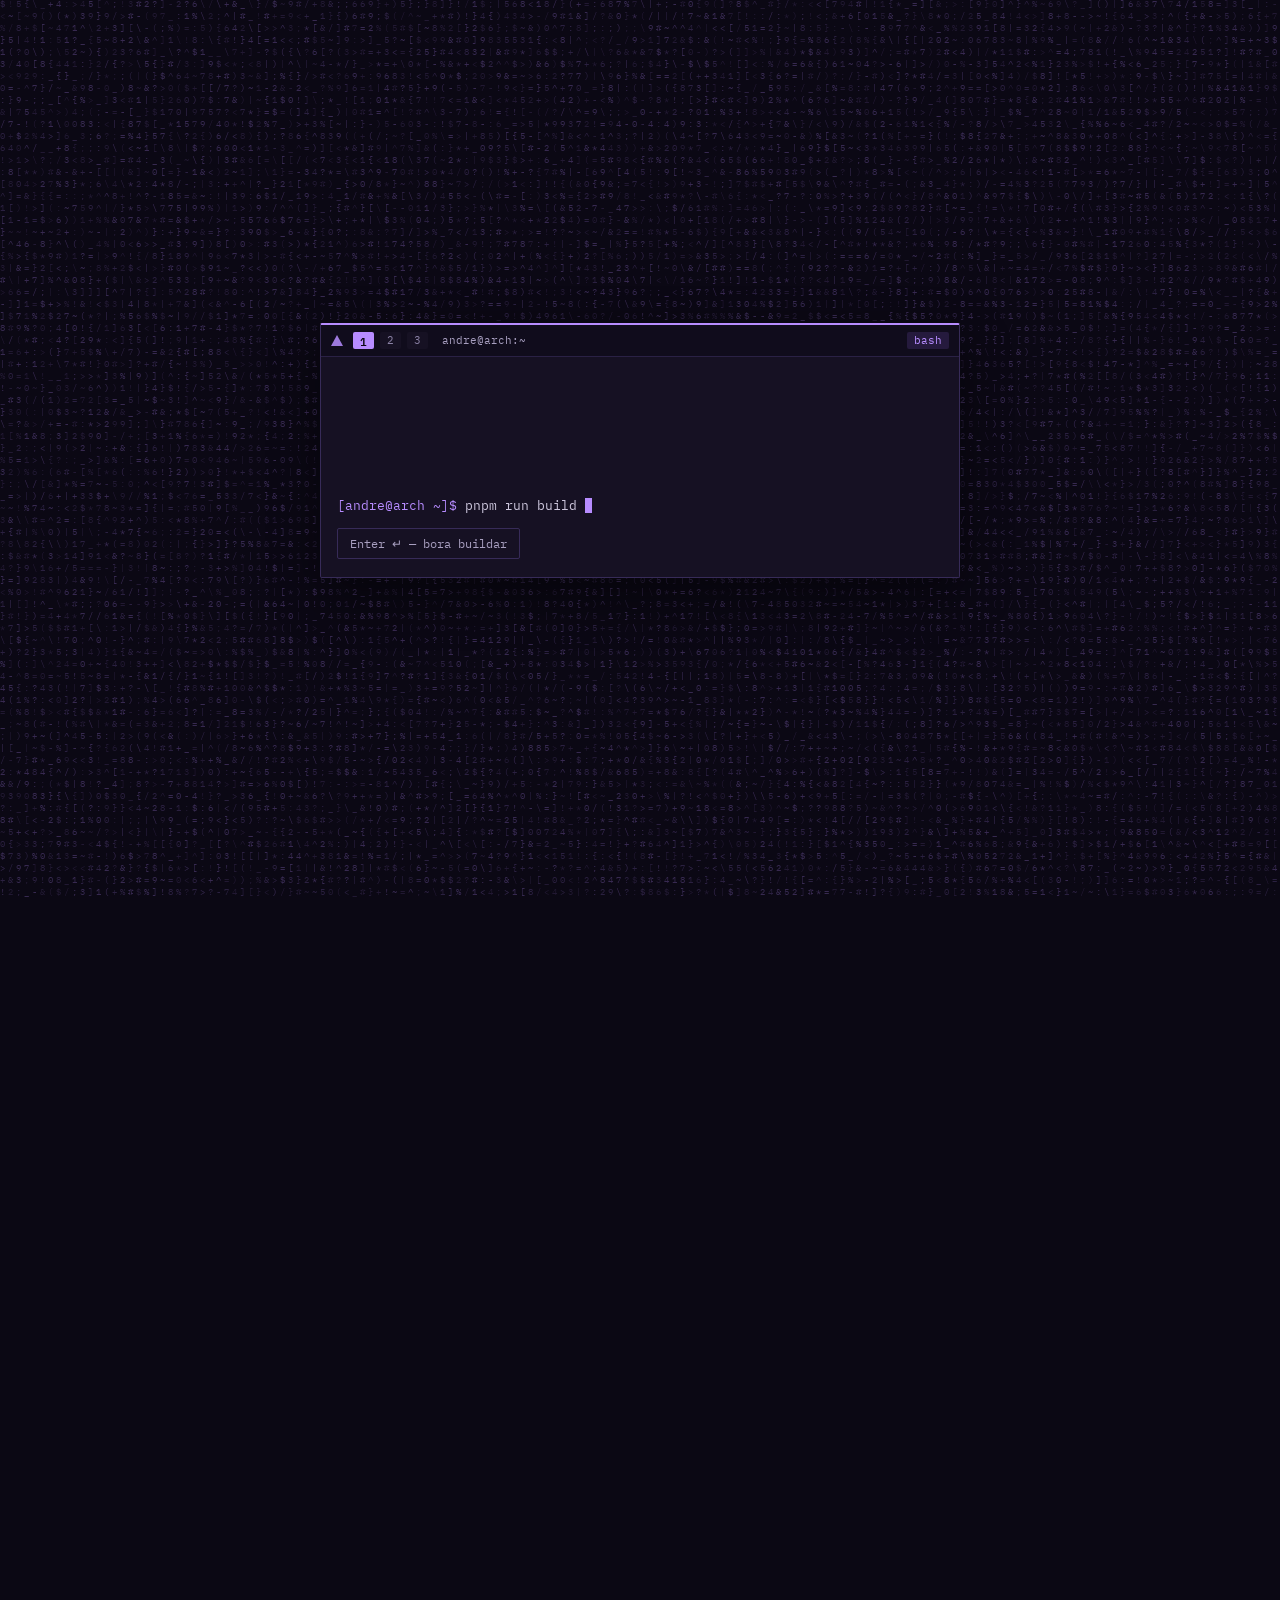
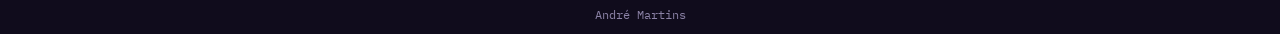
<file: index.html>
<!doctype html>
<html lang="pt-BR">
<head>
<meta charset="utf-8">
<meta name="viewport" content="width=device-width, initial-scale=1">
<title>~/André-Martins</title>
<meta name="description" content="Full-stack que tira sistema do papel e deixa no ar. TaxResearch (300+ empresas) e OkCarro (1.000+ consultas/mês). Freela remoto e vaga híbrida.">
<meta property="og:type" content="website">
<meta property="og:url" content="https://andredev21.github.io/andre-portifolio/">
<meta property="og:title" content="~/André-Martins">
<meta property="og:description" content="Full-stack. TaxResearch (300+ empresas) e OkCarro (1.000+ consultas/mês). Aberto a freela remoto e vaga híbrida.">
<meta property="og:image" content="https://andredev21.github.io/andre-portifolio/og.png">
<meta property="og:image:width" content="1200">
<meta property="og:image:height" content="630">
<meta name="twitter:card" content="summary_large_image">
<meta name="twitter:title" content="~/André-Martins">
<meta name="twitter:description" content="Full-stack. TaxResearch (300+ empresas) e OkCarro (1.000+ consultas/mês).">
<meta name="twitter:image" content="https://andredev21.github.io/andre-portifolio/og.png">
<link rel="icon" href="favicon.svg" type="image/svg+xml">
<link rel="apple-touch-icon" href="apple-touch-icon.png">
<link rel="preconnect" href="https://fonts.googleapis.com">
<link rel="preconnect" href="https://fonts.gstatic.com" crossorigin>
<link href="https://fonts.googleapis.com/css2?family=Space+Grotesk:wght@500;600;700&family=IBM+Plex+Sans:wght@400;500&family=IBM+Plex+Mono:wght@400;500;600&display=swap" rel="stylesheet">
<link rel="stylesheet" href="styles.css?v=3">
<link rel="stylesheet" href="taxresearch-mockup.css?v=2">
</head>
<body>
<div class="grid-bg" aria-hidden="true"></div>

<div class="loader" id="boot" aria-hidden="false">
  <div class="ascii-bg" id="boot-ascii"></div>
  <div class="boot-terminal">
    <div class="boot-bar">
      <span class="boot-logo" aria-hidden="true"></span>
      <span class="boot-ws is-active">1</span>
      <span class="boot-ws">2</span>
      <span class="boot-ws">3</span>
      <span class="boot-title">andre@arch:~</span>
      <span class="boot-status">bash</span>
    </div>
    <div class="boot-body">
      <div class="boot-log" id="boot-log"></div>
      <div class="boot-input-line">
        <span class="boot-prompt">[andre@arch ~]$</span>
        <span class="boot-cmd" id="boot-cmd"></span>
        <span class="boot-cursor" id="boot-cursor"></span>
      </div>
      <button type="button" class="boot-hint" id="boot-hint">Enter ↵ — bora buildar isso</button>
    </div>
  </div>
</div>

<a id="top"></a>
<header class="header" id="header"></header>

<main>
  <section class="hero" id="hero"></section>
  <section class="work" id="work"></section>
  <section class="about" id="about"></section>
  <section class="contact" id="contact"></section>
</main>

<footer class="footer" id="footer"></footer>

<script src="data.js?v=5"></script>
<script src="taxresearch-mockup.js?v=2"></script>
<script src="ascii-art.js"></script>
<script src="ascii-photo.js"></script>
<script src="main.js?v=2"></script>
</body>
</html>
</file>
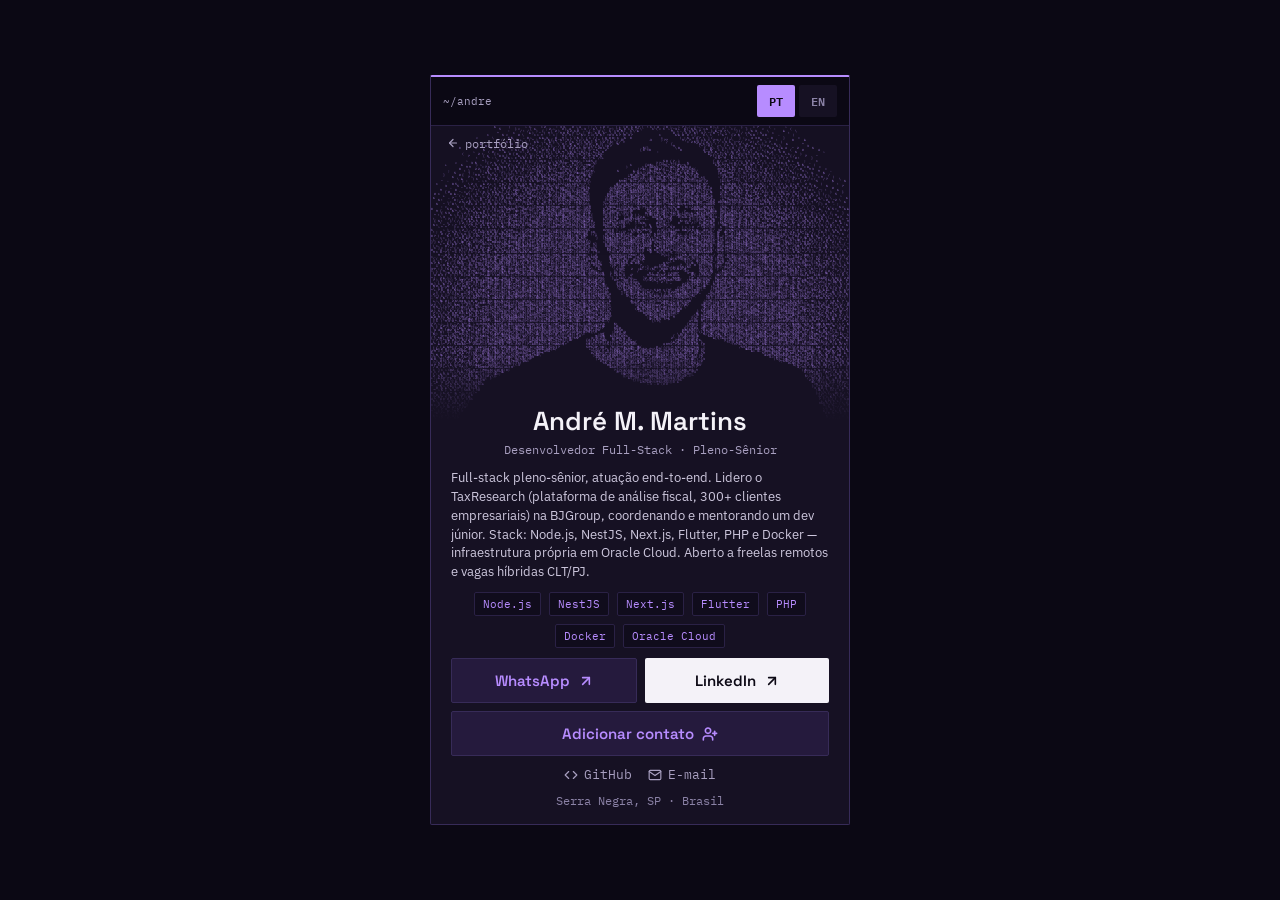
<file: contacts/index.html>
<!doctype html>
<html lang="pt-BR">
<head>
<meta charset="utf-8">
<meta name="viewport" content="width=device-width, initial-scale=1">
<title>André M. Martins — Cartão de Contato</title>
<meta name="description" content="Full-stack pleno-sênior — Node.js, NestJS, Next.js, Flutter, PHP, Docker, Oracle Cloud.">
<meta property="og:title" content="André M. Martins — Full-Stack Developer">
<meta property="og:description" content="Full-stack. TaxResearch (300+ empresas) e OkCarro (1.000+ consultas/mês). Aberto a freelas remotos e vagas híbridas CLT/PJ.">
<meta property="og:image" content="https://andredev21.github.io/andre-portifolio/og.png">
<meta property="og:type" content="profile">
<link rel="icon" href="../favicon.svg" type="image/svg+xml">
<link rel="preconnect" href="https://fonts.googleapis.com">
<link rel="preconnect" href="https://fonts.gstatic.com" crossorigin>
<link href="https://fonts.googleapis.com/css2?family=Space+Grotesk:wght@500;600;700&family=IBM+Plex+Sans:wght@400;500&family=IBM+Plex+Mono:wght@400;500;600&display=swap" rel="stylesheet">
<style>
  :root {
    --bg: #0b0814;
    --bg-2: #100c1c;
    --surface: #161123;
    --border: #2a2145;
    --border-2: #372b58;
    --text: #f4f2f8;
    --body: #cdc7dd;
    --muted: #a89fc0;
    --dim: #8b82a6;
    --accent: #b78cff;
    --accent-dim: #251a3d;
    --radius: 2px;
  }
  * { box-sizing: border-box; }
  html, body { margin: 0; padding: 0; background: var(--bg); height: 100%; overflow: hidden; }
  html { -webkit-text-size-adjust: 100%; text-size-adjust: 100%; }
  :focus-visible { outline: 2px solid var(--accent); outline-offset: 2px; }
  body {
    font-family: 'IBM Plex Sans', sans-serif;
    display: flex;
    justify-content: center;
    align-items: center;
    height: 100dvh;
    padding: 12px;
  }
  .card {
    width: 100%;
    max-width: 420px;
    min-width: 0;
    max-height: calc(100dvh - 24px);
    background: var(--surface);
    border: 1px solid var(--border-2);
    border-top: 2px solid var(--accent);
    border-radius: var(--radius);
    overflow: hidden;
    display: flex;
    flex-direction: column;
  }
  .card-bar {
    display: flex;
    align-items: center;
    gap: 8px;
    padding: 8px 12px;
    background: var(--bg);
    border-bottom: 1px solid var(--border);
    font-family: 'IBM Plex Mono', monospace;
    font-size: 11px;
  }
  .card-path { color: var(--muted); }
  .lang-toggle {
    margin-left: auto;
    display: flex;
    gap: 4px;
  }
  .lang-toggle button {
    padding: 6px 12px;
    min-height: 32px;
    border-radius: var(--radius);
    font-family: 'IBM Plex Mono', monospace;
    font-size: 12px;
    font-weight: 600;
    cursor: pointer;
    border: none;
    background: var(--surface);
    color: var(--dim);
  }
  .lang-toggle button.active {
    background: var(--accent);
    color: var(--bg);
  }
  .card-body {
    flex: 1;
    min-height: 0;
    padding: 0 20px 16px;
    display: flex;
    flex-direction: column;
    gap: 10px;
  }
  .portrait {
    position: relative;
    flex: 0 0 auto;
    width: calc(100% + 40px);
    margin: 0 -20px;
    overflow: hidden;
    min-width: 0;
    min-height: 120px;
  }
  .back-link {
    position: absolute;
    top: 10px;
    left: 16px;
    z-index: 2;
    font-family: 'IBM Plex Mono', monospace;
    font-size: 12px;
    color: var(--muted);
    text-decoration: none;
    display: inline-flex;
    align-items: center;
    gap: 6px;
  }
  .back-link:hover { color: var(--accent); }
  .card-ascii {
    position: absolute;
    top: 0;
    left: 0;
    margin: 0;
    width: max-content;
    max-width: none;
    overflow: visible;
    font-family: 'IBM Plex Mono', ui-monospace, Menlo, Consolas, monospace;
    font-size: 16px;
    line-height: 0.75;
    letter-spacing: 0;
    color: var(--accent);
    opacity: .92;
    white-space: pre;
    user-select: none;
    text-align: left;
    transform-origin: top left;
    -webkit-text-size-adjust: 100%;
    text-size-adjust: 100%;
  }
  .name-block {
    position: absolute;
    left: 0;
    right: 0;
    bottom: 0;
    z-index: 1;
    text-align: center;
    display: flex;
    flex-direction: column;
    gap: 4px;
    padding: 48px 16px 2px;
    background: linear-gradient(to bottom, transparent 0%, var(--surface) 62%);
  }
  .name-block h1 {
    margin: 0;
    font-family: 'Space Grotesk', sans-serif;
    font-size: 26px;
    font-weight: 600;
    color: var(--text);
  }
  .name-block p {
    margin: 0;
    font-family: 'IBM Plex Mono', monospace;
    font-size: 12px;
    color: var(--muted);
  }
  .card-rest {
    display: flex;
    flex-direction: column;
    gap: 10px;
    flex-shrink: 0;
  }
  .bio {
    margin: 0;
    font-size: 13px;
    line-height: 1.45;
    color: var(--body);
    text-align: left;
  }
  .chips {
    display: flex;
    flex-wrap: wrap;
    gap: 8px;
    justify-content: center;
  }
  .chip {
    font-family: 'IBM Plex Mono', monospace;
    font-size: 11px;
    color: var(--accent);
    background: var(--bg-2);
    border: 1px solid var(--border);
    border-radius: var(--radius);
    padding: 4px 8px;
  }
  .ctas {
    display: flex;
    flex-direction: column;
    gap: 8px;
    width: 100%;
  }
  .cta-row {
    display: flex;
    gap: 8px;
    width: 100%;
  }
  .cta {
    display: flex;
    align-items: center;
    justify-content: center;
    gap: 8px;
    width: 100%;
    padding: 12px 14px;
    border-radius: var(--radius);
    font-family: 'Space Grotesk', sans-serif;
    font-weight: 600;
    font-size: 15px;
    text-decoration: none;
  }
  .cta-row .cta {
    flex: 1;
    min-width: 0;
  }
  .cta:hover { opacity: .88; }
  .cta-linkedin {
    background: var(--text);
    color: var(--bg);
  }
  .cta-whatsapp {
    background: var(--accent-dim);
    color: var(--accent);
    border: 1px solid var(--border-2);
  }
  .cta-vcf {
    background: var(--accent-dim);
    color: var(--accent);
    border: 1px solid var(--border-2);
  }
  .secondary {
    display: flex;
    gap: 16px;
    justify-content: center;
    align-items: center;
    flex-wrap: wrap;
  }
  .secondary a {
    display: flex;
    align-items: center;
    gap: 6px;
    color: var(--muted);
    font-family: 'IBM Plex Mono', monospace;
    font-size: 13px;
    text-decoration: none;
  }
  .secondary a:hover { color: var(--accent); }
  .location {
    margin: 0;
    text-align: center;
    font-family: 'IBM Plex Mono', monospace;
    font-size: 12px;
    color: var(--dim);
  }
  [data-i18n][hidden] { display: none; }
</style>
</head>
<body>
<main class="card">
  <div class="card-bar">
    <span class="card-path">~/andre</span>
    <div class="lang-toggle" role="group" aria-label="Idioma / Language">
      <button type="button" id="btn-pt" aria-pressed="true">PT</button>
      <button type="button" id="btn-en" aria-pressed="false">EN</button>
    </div>
  </div>

  <div class="card-body">
  <div class="portrait">
  <a class="back-link" href="../">
    <svg width="12" height="12" viewBox="0 0 24 24" fill="none" stroke="currentColor" stroke-width="2.4" stroke-linecap="round" stroke-linejoin="round"><line x1="19" y1="12" x2="5" y2="12"></line><polyline points="12 19 5 12 12 5"></polyline></svg>
    <span data-i18n="pt">portfólio</span><span data-i18n="en" hidden>portfolio</span>
  </a>

  <pre class="card-ascii" id="card-ascii" role="img" aria-label="Retrato de André, formado pelo vazio numa nuvem de caracteres"></pre>

  <div class="name-block">
    <h1>André M. Martins</h1>
    <p>
      <span data-i18n="pt">Desenvolvedor Full-Stack · Pleno-Sênior</span><span data-i18n="en" hidden>Full-Stack Developer · Senior</span>
    </p>
  </div>
  </div>

  <div class="card-rest">
  <p class="bio">
    <span data-i18n="pt">Full-stack pleno-sênior, atuação end-to-end. Lidero o TaxResearch (plataforma de análise fiscal, 300+ clientes empresariais) na BJGroup, coordenando e mentorando um dev júnior. Stack: Node.js, NestJS, Next.js, Flutter, PHP e Docker — infraestrutura própria em Oracle Cloud. Aberto a freelas remotos e vagas híbridas CLT/PJ.</span>
    <span data-i18n="en" hidden>Senior full-stack developer, end-to-end ownership. Leading TaxResearch (fiscal analysis platform, 300+ enterprise clients) at BJGroup, mentoring a junior developer. Stack: Node.js, NestJS, Next.js, Flutter, PHP and Docker — self-managed Oracle Cloud infrastructure. Open to remote freelance work and hybrid CLT/PJ roles.</span>
  </p>

  <div class="chips">
    <span class="chip">Node.js</span>
    <span class="chip">NestJS</span>
    <span class="chip">Next.js</span>
    <span class="chip">Flutter</span>
    <span class="chip">PHP</span>
    <span class="chip">Docker</span>
    <span class="chip">Oracle Cloud</span>
  </div>

  <div class="ctas">
    <div class="cta-row">
      <a class="cta cta-whatsapp" href="https://wa.me/5519999855040?text=Ol%C3%A1%20Andr%C3%A9!%20Vi%20seu%20portf%C3%B3lio." target="_blank" rel="noopener">
        WhatsApp
        <svg width="16" height="16" viewBox="0 0 24 24" fill="none" stroke="currentColor" stroke-width="2.4" stroke-linecap="round" stroke-linejoin="round"><line x1="7" y1="17" x2="17" y2="7"></line><polyline points="7 7 17 7 17 17"></polyline></svg>
      </a>
      <a class="cta cta-linkedin" href="https://www.linkedin.com/in/andre-mattedi-martins/" target="_blank" rel="noopener">
        LinkedIn
        <svg width="16" height="16" viewBox="0 0 24 24" fill="none" stroke="currentColor" stroke-width="2.4" stroke-linecap="round" stroke-linejoin="round"><line x1="7" y1="17" x2="17" y2="7"></line><polyline points="7 7 17 7 17 17"></polyline></svg>
      </a>
    </div>
    <a class="cta cta-vcf" href="andre-martins.vcf" download="andre-martins.vcf" type="text/vcard">
      <span data-i18n="pt">Adicionar contato</span><span data-i18n="en" hidden>Add to contacts</span>
      <svg width="16" height="16" viewBox="0 0 24 24" fill="none" stroke="currentColor" stroke-width="2.4" stroke-linecap="round" stroke-linejoin="round"><path d="M16 21v-2a4 4 0 0 0-4-4H6a4 4 0 0 0-4 4v2"></path><circle cx="9" cy="7" r="4"></circle><line x1="19" y1="8" x2="19" y2="14"></line><line x1="22" y1="11" x2="16" y2="11"></line></svg>
    </a>
  </div>

  <div class="secondary">
    <a href="https://github.com/AndreDev21" target="_blank" rel="noopener">
      <svg width="14" height="14" viewBox="0 0 24 24" fill="none" stroke="currentColor" stroke-width="2" stroke-linecap="round" stroke-linejoin="round"><polyline points="16 18 22 12 16 6"></polyline><polyline points="8 6 2 12 8 18"></polyline></svg>
      GitHub
    </a>
    <a href="mailto:andredev2103@gmail.com">
      <svg width="14" height="14" viewBox="0 0 24 24" fill="none" stroke="currentColor" stroke-width="2" stroke-linecap="round" stroke-linejoin="round"><path d="M22 6a2 2 0 0 0-2-2H4a2 2 0 0 0-2 2v12a2 2 0 0 0 2 2h16a2 2 0 0 0 2-2V6z"></path><polyline points="22,6 12,13 2,6"></polyline></svg>
      <span data-i18n="pt">E-mail</span><span data-i18n="en" hidden>Email</span>
    </a>
  </div>

  <p class="location">
    <span data-i18n="pt">Serra Negra, SP · Brasil</span><span data-i18n="en" hidden>Serra Negra, SP · Brazil</span>
  </p>
  </div>
  </div>

</main>

<script src="../ascii-art.js"></script>
<script src="../ascii-photo.js"></script>
<script>
  (function () {
    var pre = document.getElementById('card-ascii');
    var portrait = document.querySelector('.portrait');
    var rest = document.querySelector('.card-rest');
    var bar = document.querySelector('.card-bar');
    if (pre && portrait && window.AM_ASCII_ART && window.AsciiPhoto) {
      var artLines = window.AM_ASCII_ART.split('\n');
      if (artLines.length && !artLines[artLines.length - 1]) artLines.pop();
      pre.textContent = window.AsciiPhoto.cloudText(artLines);
      var SHIRT_CROP = 0.80;
      var BASE = 16;
      var lastFit = '';
      var brave = typeof navigator.brave !== 'undefined'
        || /Brave/i.test(navigator.userAgent)
        || (navigator.userAgentData && navigator.userAgentData.brands || []).some(function (b) {
          return /Brave/i.test(b.brand || '');
        });
      var ZOOM = brave ? 1.12 : 1;
      function fit() {
        var target = portrait.clientWidth;
        if (!target) return false;
        pre.style.fontSize = BASE + 'px';
        var natural = pre.scrollWidth || 1;
        var fullH = pre.scrollHeight || 1;
        var scale = target / natural;
        var crop = fullH * SHIRT_CROP * scale;
        var room = window.innerHeight
          - 24
          - (bar ? bar.offsetHeight : 0)
          - (rest ? rest.offsetHeight : 0)
          - 10;
        if (room < 120) room = 120;
        if (crop > room) {
          scale *= room / crop;
          crop = room;
        }
        scale *= ZOOM;
        var key = target + ':' + scale.toFixed(5) + ':' + crop.toFixed(1);
        if (key === lastFit) return true;
        lastFit = key;
        pre.style.transform = 'scale(' + scale + ')';
        pre.style.left = ((target - natural * scale) / 2) + 'px';
        portrait.style.height = crop + 'px';
        return true;
      }
      function tryFit(left) {
        if (fit() || left <= 0) return;
        requestAnimationFrame(function () { tryFit(left - 1); });
      }
      tryFit(12);
      window.addEventListener('resize', fit);
      if (document.fonts && document.fonts.ready) document.fonts.ready.then(fit);
      if (window.ResizeObserver) new ResizeObserver(fit).observe(portrait);
    }

    var btnPt = document.getElementById('btn-pt');
    var btnEn = document.getElementById('btn-en');
    var ptNodes = document.querySelectorAll('[data-i18n="pt"]');
    var enNodes = document.querySelectorAll('[data-i18n="en"]');

    function setLang(lang) {
      var isPt = lang === 'pt';
      ptNodes.forEach(function (el) { el.hidden = !isPt; });
      enNodes.forEach(function (el) { el.hidden = isPt; });
      btnPt.classList.toggle('active', isPt);
      btnEn.classList.toggle('active', !isPt);
      btnPt.setAttribute('aria-pressed', String(isPt));
      btnEn.setAttribute('aria-pressed', String(!isPt));
      document.documentElement.lang = isPt ? 'pt-BR' : 'en';
      try { localStorage.setItem('lang', lang); } catch (e) {}
    }

    btnPt.addEventListener('click', function () { setLang('pt'); });
    btnEn.addEventListener('click', function () { setLang('en'); });

    var saved = null;
    try { saved = localStorage.getItem('lang'); } catch (e) {}
    setLang(saved === 'en' ? 'en' : 'pt');
  })();
</script>
</body>
</html>
</file>
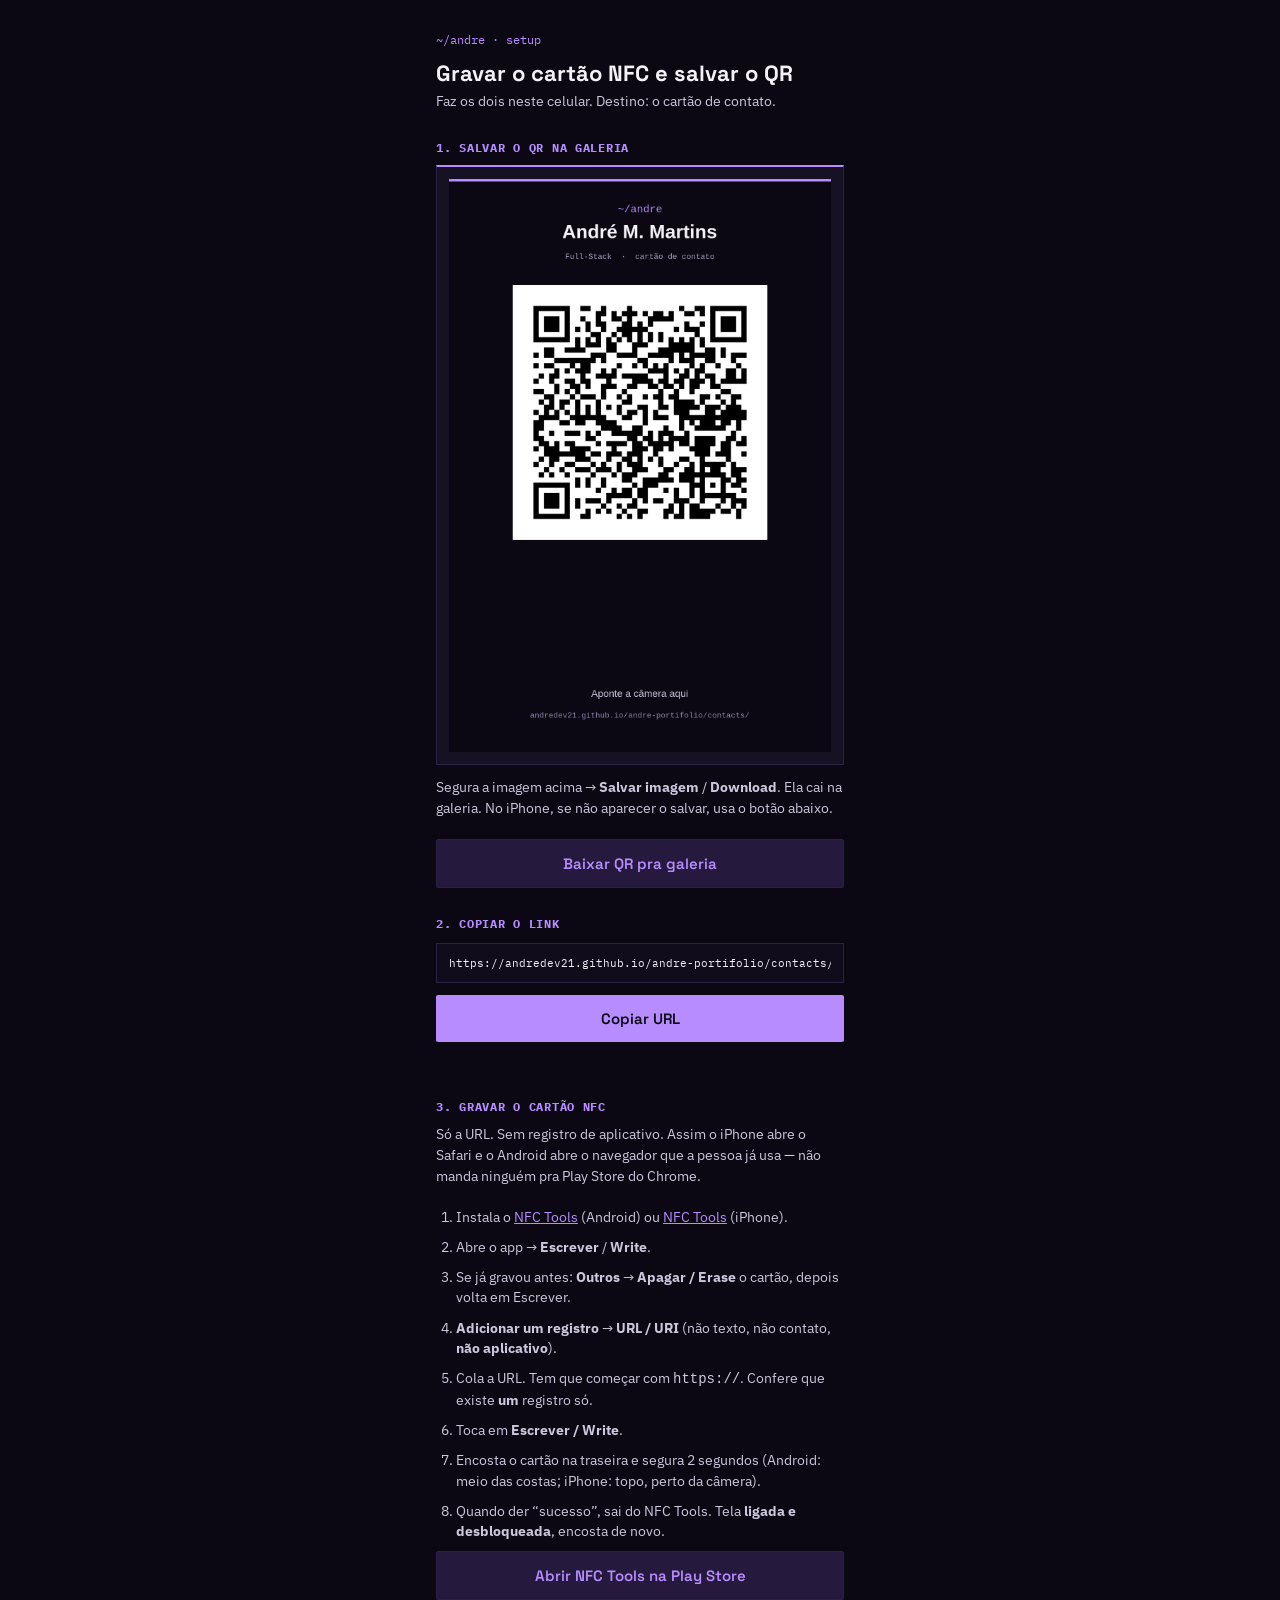
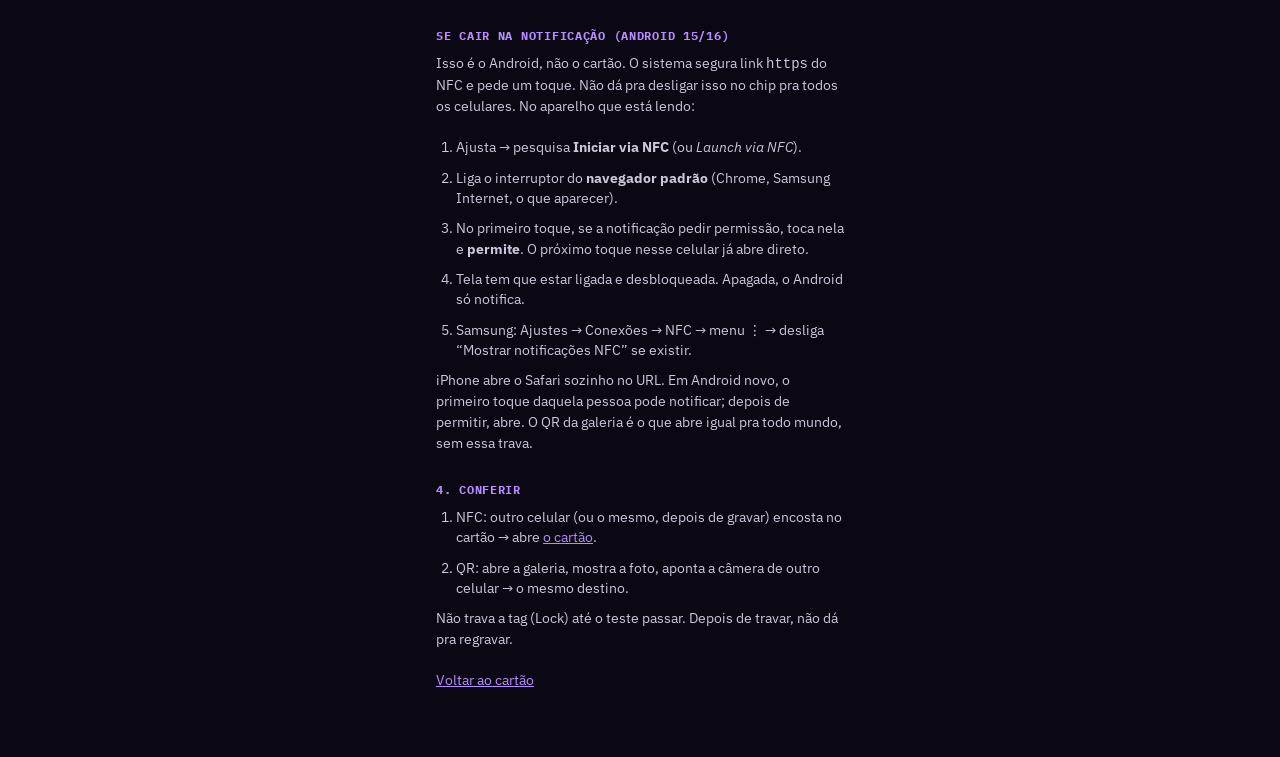
<file: contacts/nfc-qr.html>
<!doctype html>
<html lang="pt-BR">
<head>
<meta charset="utf-8">
<meta name="viewport" content="width=device-width, initial-scale=1">
<title>Configurar NFC e QR — André Martins</title>
<link rel="preconnect" href="https://fonts.googleapis.com">
<link rel="preconnect" href="https://fonts.gstatic.com" crossorigin>
<link href="https://fonts.googleapis.com/css2?family=Space+Grotesk:wght@600&family=IBM+Plex+Sans:wght@400;500&family=IBM+Plex+Mono:wght@400;500&display=swap" rel="stylesheet">
<style>
  :root {
    --bg: #0b0814;
    --bg-2: #100c1c;
    --surface: #161123;
    --border: #2a2145;
    --text: #f4f2f8;
    --body: #cdc7dd;
    --muted: #a89fc0;
    --accent: #b78cff;
    --accent-dim: #251a3d;
    --radius: 2px;
  }
  * { box-sizing: border-box; }
  body {
    margin: 0;
    background: var(--bg);
    color: var(--body);
    font-family: 'IBM Plex Sans', system-ui, sans-serif;
    padding: 20px 16px 48px;
    max-width: 440px;
    margin-inline: auto;
  }
  h1 { font-family: 'Space Grotesk', sans-serif; color: var(--text); font-size: 22px; margin: 8px 0 4px; }
  .kicker { font-family: 'IBM Plex Mono', ui-monospace, monospace; font-size: 12px; color: var(--accent); }
  .lead { font-size: 14px; line-height: 1.5; margin: 0 0 20px; }
  h2 { font-family: 'IBM Plex Mono', ui-monospace, monospace; font-size: 12px; color: var(--accent); text-transform: uppercase; letter-spacing: .06em; margin: 28px 0 10px; }
  ol { margin: 0; padding-left: 20px; }
  li { margin: 0 0 10px; font-size: 14px; line-height: 1.45; }
  .qr-wrap {
    background: var(--surface);
    border: 1px solid var(--border);
    border-top: 2px solid var(--accent);
    padding: 12px;
  }
  .qr-wrap img { width: 100%; height: auto; display: block; }
  .url {
    display: block;
    width: 100%;
    margin: 12px 0;
    padding: 12px;
    background: var(--bg-2);
    border: 1px solid var(--border);
    color: var(--text);
    font-family: 'IBM Plex Mono', ui-monospace, monospace;
    font-size: 11px;
    word-break: break-all;
  }
  .btn {
    display: block;
    width: 100%;
    text-align: center;
    padding: 14px 16px;
    margin: 8px 0;
    border: none;
    border-radius: var(--radius);
    font-family: 'Space Grotesk', sans-serif;
    font-weight: 600;
    font-size: 15px;
    text-decoration: none;
    cursor: pointer;
  }
  .btn-primary { background: var(--accent); color: var(--bg); }
  .btn-ghost { background: var(--accent-dim); color: var(--accent); border: 1px solid var(--border); }
  .ok { color: var(--accent); font-size: 13px; min-height: 1.2em; }
  a { color: var(--accent); }
</style>
</head>
<body>
  <p class="kicker">~/andre · setup</p>
  <h1>Gravar o cartão NFC e salvar o QR</h1>
  <p class="lead">Faz os dois neste celular. Destino: o cartão de contato.</p>

  <h2>1. Salvar o QR na galeria</h2>
  <div class="qr-wrap">
    <img src="qr-galeria.png" alt="QR Code do cartão de contato de André Martins" id="qr-img">
  </div>
  <p class="lead" style="margin-top:12px">Segura a imagem acima → <strong>Salvar imagem</strong> / <strong>Download</strong>. Ela cai na galeria. No iPhone, se não aparecer o salvar, usa o botão abaixo.</p>
  <a class="btn btn-ghost" href="qr-galeria.png" download="andre-martins-cartao-qr.png">Baixar QR pra galeria</a>

  <h2>2. Copiar o link</h2>
  <input class="url" id="url" readonly value="https://andredev21.github.io/andre-portifolio/contacts/">
  <button type="button" class="btn btn-primary" id="copy">Copiar URL</button>
  <p class="ok" id="copied"></p>

  <h2>3. Gravar o cartão NFC</h2>
  <p class="lead">Só a URL. Sem registro de aplicativo. Assim o iPhone abre o Safari e o Android abre o navegador que a pessoa já usa — não manda ninguém pra Play Store do Chrome.</p>
  <ol>
    <li>Instala o <a href="https://play.google.com/store/apps/details?id=com.wakdev.wdnfc">NFC Tools</a> (Android) ou <a href="https://apps.apple.com/app/nfc-tools/id1252962749">NFC Tools</a> (iPhone).</li>
    <li>Abre o app → <strong>Escrever</strong> / <strong>Write</strong>.</li>
    <li>Se já gravou antes: <strong>Outros</strong> → <strong>Apagar / Erase</strong> o cartão, depois volta em Escrever.</li>
    <li><strong>Adicionar um registro</strong> → <strong>URL / URI</strong> (não texto, não contato, <strong>não aplicativo</strong>).</li>
    <li>Cola a URL. Tem que começar com <code>https://</code>. Confere que existe <strong>um</strong> registro só.</li>
    <li>Toca em <strong>Escrever / Write</strong>.</li>
    <li>Encosta o cartão na traseira e segura 2 segundos (Android: meio das costas; iPhone: topo, perto da câmera).</li>
    <li>Quando der “sucesso”, sai do NFC Tools. Tela <strong>ligada e desbloqueada</strong>, encosta de novo.</li>
  </ol>
  <a class="btn btn-ghost" href="https://play.google.com/store/apps/details?id=com.wakdev.wdnfc">Abrir NFC Tools na Play Store</a>

  <h2>Se cair na notificação (Android 15/16)</h2>
  <p class="lead">Isso é o Android, não o cartão. O sistema segura link <code>https</code> do NFC e pede um toque. Não dá pra desligar isso no chip pra todos os celulares. No aparelho que está lendo:</p>
  <ol>
    <li>Ajusta → pesquisa <strong>Iniciar via NFC</strong> (ou <em>Launch via NFC</em>).</li>
    <li>Liga o interruptor do <strong>navegador padrão</strong> (Chrome, Samsung Internet, o que aparecer).</li>
    <li>No primeiro toque, se a notificação pedir permissão, toca nela e <strong>permite</strong>. O próximo toque nesse celular já abre direto.</li>
    <li>Tela tem que estar ligada e desbloqueada. Apagada, o Android só notifica.</li>
    <li>Samsung: Ajustes → Conexões → NFC → menu ⋮ → desliga “Mostrar notificações NFC” se existir.</li>
  </ol>
  <p class="lead">iPhone abre o Safari sozinho no URL. Em Android novo, o primeiro toque daquela pessoa pode notificar; depois de permitir, abre. O QR da galeria é o que abre igual pra todo mundo, sem essa trava.</p>

  <h2>4. Conferir</h2>
  <ol>
    <li>NFC: outro celular (ou o mesmo, depois de gravar) encosta no cartão → abre <a href="https://andredev21.github.io/andre-portifolio/contacts/">o cartão</a>.</li>
    <li>QR: abre a galeria, mostra a foto, aponta a câmera de outro celular → o mesmo destino.</li>
  </ol>
  <p class="lead">Não trava a tag (Lock) até o teste passar. Depois de travar, não dá pra regravar.</p>

  <p class="lead"><a href="./">Voltar ao cartão</a></p>

<script>
  var url = document.getElementById('url');
  document.getElementById('copy').addEventListener('click', function () {
    url.select();
    url.setSelectionRange(0, 999);
    navigator.clipboard.writeText(url.value).then(function () {
      document.getElementById('copied').textContent = 'Copiado.';
    }).catch(function () {
      document.execCommand('copy');
      document.getElementById('copied').textContent = 'Copiado.';
    });
  });
</script>
</body>
</html>
</file>
<file: styles.css>
/* ==========================================================================
   André Martins — Portfolio
   ========================================================================== */

:root {
  --bg: #0b0814;
  --bg-2: #100c1c;
  --surface: #161123;
  --surface-2: #1c1630;
  --border: #2a2145;
  --border-2: #372b58;
  --text: #f4f2f8;
  --body: #cdc7dd;
  --muted: #a89fc0;
  --dim: #8b82a6;
  --accent: #b78cff;
  --accent-dim: #251a3d;
  --danger: #ff8fa3;
  --font-display: 'Space Grotesk', sans-serif;
  --font-mono: 'IBM Plex Mono', monospace;
  --font-body: 'IBM Plex Sans', sans-serif;
  --max: 1040px;
  /* WM tiling: quina reta em tudo. Um valor só, pra não voltar a divergir. */
  --radius: 2px;
}

* { box-sizing: border-box; }
html { scroll-behavior: smooth; }
:focus-visible {
  outline: 2px solid var(--accent);
  outline-offset: 2px;
}
body {
  margin: 0;
  background: var(--bg);
  color: var(--body);
  font-family: var(--font-body);
  -webkit-font-smoothing: antialiased;
}
body.loading { overflow: hidden; height: 100vh; }
img { max-width: 100%; display: block; }
a { color: inherit; }
button { font-family: inherit; }

.wrap { max-width: var(--max); margin: 0 auto; padding: 0 24px; }

/* ---------- background grid ---------- */
.grid-bg {
  position: fixed;
  inset: 0;
  z-index: -1;
  background-image:
    linear-gradient(to right, rgba(183, 140, 255, 0.06) 1px, transparent 1px),
    linear-gradient(to bottom, rgba(183, 140, 255, 0.06) 1px, transparent 1px);
  background-size: 42px 42px;
  mask-image: radial-gradient(ellipse 80% 60% at 50% 0%, #000 40%, transparent 100%);
}
.grid-bg::after {
  content: '';
  position: absolute;
  inset: 0;
  background:
    radial-gradient(ellipse 55% 40% at 20% 0%, rgba(183, 140, 255, 0.14), transparent 70%),
    radial-gradient(ellipse 45% 35% at 85% 10%, rgba(120, 90, 220, 0.12), transparent 70%);
}

/* ==========================================================================
   Boot terminal
   ========================================================================== */
.loader {
  position: fixed;
  inset: 0;
  z-index: 999;
  display: flex;
  align-items: center;
  justify-content: center;
  background: var(--bg);
  padding: 24px;
  transition: opacity .85s ease, visibility .85s ease, transform .85s ease, filter .85s ease;
}
.loader.done {
  opacity: 0;
  visibility: hidden;
  pointer-events: none;
  transform: scale(1.04);
  filter: blur(6px);
}
/* a caixa do terminal sai um pouco antes do fundo, pra não sumir tudo de bloco */
.boot-terminal { transition: opacity .45s ease, transform .45s ease; }
.loader.done .boot-terminal { opacity: 0; transform: translateY(-12px); }

/* ---------- fundo ASCII/Matrix do boot ---------- */
.ascii-bg {
  position: absolute;
  inset: 0;
  z-index: 0;
  overflow: hidden;
  pointer-events: none;
  /* só tira o peso dos cantos; não pode apagar o retrato, que fica à direita */
  mask-image: radial-gradient(ellipse 100% 100% at 50% 50%, #000 80%, transparent 100%);
  -webkit-mask-image: radial-gradient(ellipse 100% 100% at 50% 50%, #000 80%, transparent 100%);
}
.ascii-canvas { display: block; width: 100%; height: 100%; }
/* a figura vive num canvas próprio, pra poder voar até o hero no fim do boot */
.ascii-figure { position: absolute; pointer-events: none; }

/* Janela no estilo de um WM tiling: canto reto e borda fina de janela em foco,
   em vez da moldura arredondada com os três botões do macOS. */
.boot-terminal {
  position: relative;
  z-index: 1;
  width: 100%;
  max-width: 640px;
  border: 1px solid var(--border-2);
  border-top: 2px solid var(--accent);
  border-radius: var(--radius);
  background: var(--surface);
  overflow: hidden;
  box-shadow: 0 18px 50px rgba(0, 0, 0, .45);
}

/* barra no espírito de i3bar/polybar: workspaces, título e status */
.boot-bar {
  display: flex;
  align-items: center;
  gap: 6px;
  padding: 7px 10px;
  background: var(--bg-2);
  border-bottom: 1px solid var(--border);
  font-family: var(--font-mono);
  font-size: 11px;
  line-height: 1;
}
/* logo do Arch desenhado em CSS — sem depender de fonte com o glifo */
.boot-logo {
  width: 0;
  height: 0;
  border-left: 6px solid transparent;
  border-right: 6px solid transparent;
  border-bottom: 11px solid var(--accent);
  margin-right: 4px;
  opacity: .85;
}
.boot-ws {
  padding: 3px 7px;
  border-radius: var(--radius);
  color: var(--dim);
  background: var(--surface);
}
.boot-ws.is-active { color: var(--bg); background: var(--accent); font-weight: 600; }
.boot-title {
  margin-left: 8px;
  color: var(--muted);
  overflow: hidden;
  text-overflow: ellipsis;
  white-space: nowrap;
}
.boot-status {
  margin-left: auto;
  padding: 3px 7px;
  border-radius: var(--radius);
  color: var(--accent);
  background: var(--accent-dim);
}
.boot-body { padding: 18px 16px; min-height: 220px; display: flex; flex-direction: column; }
.boot-log {
  font-family: var(--font-mono);
  font-size: 12.5px;
  line-height: 1.7;
  color: var(--body);
  flex: 1;
  max-height: 40vh;
  overflow-y: auto;
}
.boot-log .log-dim { color: var(--dim); }
.boot-log .log-ok { color: var(--accent); }
.boot-log .log-info { color: var(--muted); }
.boot-log .log-fun { color: #eab676; }
.boot-log .log-joke { color: var(--muted); font-style: italic; }
.boot-log .log-warn { color: var(--danger); }
.boot-input-line {
  margin-top: 8px;
  font-family: var(--font-mono);
  font-size: 13px;
  color: var(--body);
  display: flex;
  align-items: center;
  gap: 8px;
  flex-wrap: wrap;
}
.boot-prompt { color: var(--accent); }
.boot-cursor {
  width: 7px; height: 15px;
  background: var(--accent);
  animation: blink 1s steps(1) infinite;
}
.boot-cursor.off { display: none; }
@keyframes blink { 50% { opacity: 0; } }
.boot-hint {
  margin-top: 14px;
  align-self: flex-start;
  background: none;
  border: 1px solid var(--border-2);
  color: var(--muted);
  font-family: var(--font-mono);
  font-size: 12px;
  padding: 7px 12px;
  border-radius: var(--radius);
  cursor: pointer;
}
.boot-hint.hidden { display: none; }
.boot-hint:hover { border-color: var(--accent); color: var(--accent); }

/* ==========================================================================
   Header
   ========================================================================== */
.header {
  position: sticky;
  top: 0;
  z-index: 50;
  background: rgba(11, 8, 20, 0.92);
  backdrop-filter: blur(8px);
  border-top: 2px solid var(--accent);
  border-bottom: 1px solid var(--border);
}
.header-inner {
  max-width: var(--max);
  margin: 0 auto;
  padding: 10px 24px;
  display: flex;
  align-items: center;
  justify-content: space-between;
}
.brand {
  font-family: var(--font-mono);
  font-weight: 600;
  color: var(--text);
  font-size: 15px;
  text-decoration: none;
  white-space: nowrap;
  flex-shrink: 0;
}
.brand span { color: var(--accent); }
.nav { display: flex; gap: 24px; }
.nav a {
  font-family: var(--font-mono);
  font-size: 13px;
  color: var(--muted);
  text-decoration: none;
}
.nav a {
  padding: 5px 9px;
  border-radius: var(--radius);
  transition: background .15s ease, color .15s ease;
}
.nav a:hover { color: var(--accent); background: var(--surface); }
/* o CTA é o "workspace ativo": preenchido, como no i3bar */
.nav .nav-cta {
  color: var(--bg);
  background: var(--accent);
  font-weight: 600;
}
.nav .nav-cta:hover { color: var(--bg); background: var(--accent); opacity: .88; }
@media (max-width: 640px) {
  .nav { gap: 14px; }
  .nav .nav-label { display: none; }
}

/* ==========================================================================
   Hero
   ========================================================================== */
.hero {
  padding: 96px 24px 64px;
  max-width: var(--max);
  margin: 0 auto;
}
.hero-grid {
  display: grid;
  grid-template-columns: minmax(0, 1fr) auto;
  gap: 36px;
  align-items: center;
}
.hero-text { min-width: 0; }

/* Retrato em ASCII — texto puro, sem canvas, sem animação. */
.hero-ascii {
  margin: 0;
  font-family: var(--font-mono);
  font-size: clamp(1.5px, 0.19vw, 2.74px);
  /* entrelinha fechada: sem isso sobram vãos entre as linhas e o torso vira listrado */
  line-height: 0.75;
  letter-spacing: 0;
  color: var(--accent);
  opacity: .92;
  white-space: pre;
  user-select: none;
  /* entra junto com o fim do boot */
  opacity: 0;
  transform: scale(1.03);
  transition: opacity .9s ease, transform .9s ease;
}
.hero-ascii.in { opacity: .92; transform: none; }

/* No mobile o retrato não entra: nem no boot, nem aqui. */
@media (max-width: 900px) {
  .hero-grid { grid-template-columns: minmax(0, 1fr); gap: 32px; }
  .hero-ascii { display: none; }
}
.hero-kicker {
  font-family: var(--font-mono);
  font-size: 13px;
  color: var(--accent);
  display: block;
  margin-bottom: 18px;
}
.hero h1 {
  font-family: var(--font-display);
  font-size: clamp(32px, 6vw, 54px);
  line-height: 1.15;
  color: var(--text);
  margin: 0 0 22px;
}
.hero p {
  font-size: 17px;
  line-height: 1.65;
  color: var(--body);
  max-width: 640px;
  margin: 0 0 14px;
}
.hero .current { color: var(--muted); font-size: 15px; }
.hero-metrics {
  display: grid;
  grid-template-columns: repeat(3, minmax(0, 1fr));
  gap: 12px;
  margin: 22px 0 8px;
  max-width: 640px;
}
.hero-metric {
  background: var(--surface);
  border: 1px solid var(--border);
  border-top: 2px solid var(--accent);
  border-radius: var(--radius);
  padding: 12px 14px;
}
.hero-metric strong {
  display: block;
  font-family: var(--font-display);
  font-size: 22px;
  color: var(--text);
  font-weight: 600;
}
.hero-metric span {
  display: block;
  font-family: var(--font-mono);
  font-size: 11px;
  color: var(--dim);
  margin-top: 4px;
  line-height: 1.35;
}
@media (max-width: 640px) {
  .hero-metrics { grid-template-columns: 1fr; }
}
.hero-stack {
  display: flex;
  flex-wrap: wrap;
  gap: 8px;
  margin: 28px 0 32px;
}
.chip {
  font-family: var(--font-mono);
  font-size: 12px;
  color: var(--accent);
  background: var(--surface);
  border: 1px solid var(--border);
  border-radius: var(--radius);
  padding: 6px 10px;
}
.hero-ctas { display: flex; flex-wrap: wrap; gap: 12px; }
.btn {
  font-family: var(--font-display);
  font-weight: 600;
  font-size: 15px;
  padding: 12px 20px;
  border-radius: var(--radius);
  text-decoration: none;
  display: inline-flex;
  align-items: center;
  gap: 8px;
  border: 1px solid transparent;
}
.btn-primary { background: var(--text); color: var(--bg); }
.btn-ghost { background: transparent; color: var(--accent); border-color: var(--border-2); }
.btn:hover { opacity: .88; }

/* ==========================================================================
   Work / project cards
   ========================================================================== */
.work { padding: 40px 24px 80px; max-width: var(--max); margin: 0 auto; }
.section-head { margin-bottom: 36px; }
.section-kicker {
  font-family: var(--font-mono);
  font-size: 12px;
  color: var(--accent);
  text-transform: uppercase;
  letter-spacing: .08em;
}
.section-title {
  font-family: var(--font-display);
  font-size: clamp(24px, 4vw, 32px);
  color: var(--text);
  margin: 8px 0 0;
}
.project-grid {
  display: grid;
  grid-template-columns: repeat(auto-fill, minmax(280px, 1fr));
  gap: 18px;
}
.project-grid.featured {
  grid-template-columns: repeat(3, minmax(0, 1fr));
}
@media (max-width: 900px) {
  .project-grid.featured { grid-template-columns: 1fr; }
}
.ship-head, .more-head { margin-top: 56px; }
.project-card {
  background: var(--surface);
  border: 1px solid var(--border);
  /* a borda de topo já nasce com 2px e só troca de cor: acende no hover como
     janela em foco, sem empurrar o layout */
  border-top: 2px solid var(--border-2);
  border-radius: var(--radius);
  padding: 22px;
  display: flex;
  flex-direction: column;
  gap: 14px;
  cursor: pointer;
  transition: border-color .2s ease, transform .2s ease;
}
.project-card:hover {
  border-color: var(--border-2);
  border-top-color: var(--accent); /* janela em foco */
  transform: translateY(-2px);
}
.project-card.has-mockup,
.project-card.is-featured { border-color: var(--border-2); }
.project-card.is-compact { padding: 18px; gap: 10px; }
.project-metric {
  font-family: var(--font-mono) !important;
  font-size: 12px !important;
  color: var(--accent) !important;
  flex: 0 !important;
}
.card-preview {
  display: flex;
  align-items: center;
  gap: 10px;
  flex-wrap: wrap;
  padding: 10px 12px;
  background: var(--bg);
  border: 1px solid var(--border);
  border-radius: var(--radius);
  font-family: var(--font-mono);
  font-size: 12px;
  color: var(--muted);
}
.tr-preview { justify-content: space-between; }
.tr-preview strong { color: var(--accent); font-weight: 600; }
.ok-plate-mini {
  background: #f4f2f8;
  color: #0b0814;
  letter-spacing: .14em;
  font-weight: 700;
  padding: 4px 10px;
  border-radius: var(--radius);
  font-size: 13px;
}
.ok-preview-arrow { color: var(--dim); }
.ok-preview-out { color: var(--accent); }
.project-card-top { display: flex; justify-content: space-between; align-items: flex-start; gap: 12px; }
.project-tag {
  font-family: var(--font-mono);
  font-size: 11px;
  color: var(--dim);
  text-transform: uppercase;
  letter-spacing: .04em;
}
.project-status {
  font-family: var(--font-mono);
  font-size: 11px;
  color: var(--accent);
  background: var(--accent-dim);
  border-radius: var(--radius);
  padding: 3px 8px;
  white-space: nowrap;
}
.project-status.is-live {
  display: inline-flex;
  align-items: center;
  gap: 6px;
}
.project-status.is-live::before {
  content: '';
  width: 6px;
  height: 6px;
  background: var(--accent);
  animation: live-pulse 1.8s ease-in-out infinite;
}
@keyframes live-pulse { 50% { opacity: .25; } }
.project-card h3 {
  font-family: var(--font-display);
  font-size: 19px;
  color: var(--text);
  margin: 0;
}
.project-card p { font-size: 14px; line-height: 1.55; color: var(--body); margin: 0; flex: 1; }
.project-stack { display: flex; flex-wrap: wrap; gap: 6px; }
.project-stack span {
  font-family: var(--font-mono);
  font-size: 10.5px;
  color: var(--muted);
  background: var(--bg-2);
  border: 1px solid var(--border);
  border-radius: var(--radius);
  padding: 3px 7px;
}
.project-open {
  font-family: var(--font-mono);
  font-size: 12px;
  color: var(--accent);
  display: flex;
  align-items: center;
  gap: 6px;
}

/* ---------- project panel (modal) ---------- */
.panel-overlay {
  position: fixed;
  inset: 0;
  z-index: 100;
  background: rgba(7, 5, 14, 0.72);
  display: flex;
  align-items: flex-start;
  justify-content: center;
  /* senta abaixo da barra, como janela tiled abaixo do i3bar */
  padding: 72px 16px 4vh;
  opacity: 0;
  pointer-events: none;
  transition: opacity .25s ease;
  overflow-y: auto;
}
.panel-overlay.open { opacity: 1; pointer-events: auto; }
.panel {
  width: 100%;
  max-width: 760px;
  background: var(--bg-2);
  border: 1px solid var(--border-2);
  border-top: 2px solid var(--accent); /* janela em foco */
  border-radius: var(--radius);
  padding: 0 32px 32px;
  position: relative;
}
/* barra de janela do painel, irmã da do terminal */
.panel-bar {
  display: flex;
  align-items: center;
  gap: 8px;
  margin: 0 -32px 20px;
  padding: 8px 12px;
  background: var(--bg);
  border-bottom: 1px solid var(--border);
  font-family: var(--font-mono);
  font-size: 11px;
}
.panel-path { color: var(--muted); }
.panel-close {
  margin-left: auto;
  background: var(--surface);
  border: none;
  color: var(--muted);
  border-radius: var(--radius);
  padding: 3px 9px;
  cursor: pointer;
  font-family: var(--font-mono);
  font-size: 13px;
  line-height: 1.2;
}
.panel-close:hover { color: var(--bg); background: var(--danger); }
.panel-tag { font-family: var(--font-mono); font-size: 12px; color: var(--dim); }
.panel h2 { font-family: var(--font-display); font-size: 26px; color: var(--text); margin: 8px 0 16px; }
.panel-overview { font-size: 15px; line-height: 1.7; color: var(--body); margin-bottom: 22px; }
.panel-case {
  display: grid;
  grid-template-columns: repeat(3, minmax(0, 1fr));
  gap: 12px;
  margin: 0 0 22px;
}
.panel-case > div {
  background: var(--surface);
  border: 1px solid var(--border);
  border-top: 2px solid var(--accent);
  border-radius: var(--radius);
  padding: 12px 14px;
}
.panel-case span {
  display: block;
  font-family: var(--font-mono);
  font-size: 10px;
  color: var(--accent);
  text-transform: uppercase;
  letter-spacing: .06em;
  margin-bottom: 8px;
}
.panel-case p {
  margin: 0;
  font-size: 13px;
  line-height: 1.5;
  color: var(--body);
}
@media (max-width: 700px) {
  .panel-case { grid-template-columns: 1fr; }
}
.panel-highlights { list-style: none; margin: 0 0 24px; padding: 0; display: flex; flex-direction: column; gap: 10px; }
.panel-highlights li {
  font-size: 14px;
  line-height: 1.5;
  color: var(--body);
  padding-left: 20px;
  position: relative;
}
.panel-highlights li::before {
  content: '›';
  position: absolute; left: 0; top: -1px;
  color: var(--accent);
  font-family: var(--font-mono);
}
.panel-stack { display: flex; flex-wrap: wrap; gap: 6px; margin-bottom: 8px; }

.panel-live {
  align-self: flex-start;
  display: inline-flex;
  align-items: center;
  gap: 8px;
  margin-bottom: 8px;
  padding: 10px 16px;
  border-radius: var(--radius);
  background: var(--accent);
  color: var(--bg);
  font-family: var(--font-display);
  font-weight: 600;
  font-size: 14px;
  text-decoration: none;
  transition: opacity .2s ease;
}
.panel-live:hover { opacity: .88; }

/* ---------- mockup shell (shared by taxresearch/okcarro mockups) ---------- */
.mockup-shell {
  margin-top: 10px;
  border: 1px solid var(--border);
  border-radius: var(--radius);
  overflow: hidden;
  background: var(--surface);
}
.mockup-tabs {
  display: flex;
  gap: 2px;
  padding: 8px;
  background: var(--surface-2);
  border-bottom: 1px solid var(--border);
}
.mockup-tabs button {
  font-family: var(--font-mono);
  font-size: 12px;
  color: var(--dim);
  background: transparent;
  border: none;
  border-radius: var(--radius);
  padding: 6px 12px;
  cursor: pointer;
}
.mockup-tabs button.active { background: var(--accent-dim); color: var(--accent); }
.mockup-view { padding: 20px; min-height: 220px; }
.mockup-view[hidden] { display: none; }

/* ==========================================================================
   About
   ========================================================================== */
.about { padding: 40px 24px 80px; max-width: var(--max); margin: 0 auto; }
.about-grid { display: grid; grid-template-columns: 1fr 1.4fr; gap: 48px; }
@media (max-width: 780px) { .about-grid { grid-template-columns: 1fr; gap: 24px; } }
.about h2 {
  font-family: var(--font-display);
  font-size: clamp(24px, 4vw, 32px);
  color: var(--text);
  margin: 8px 0 20px;
}
.about-pull {
  font-family: var(--font-display);
  font-size: 18px;
  line-height: 1.5;
  color: var(--muted);
}
.about p { font-size: 15px; line-height: 1.7; color: var(--body); margin: 0 0 16px; }
.about-signoff { color: var(--muted); font-family: var(--font-mono); font-size: 13px; }

/* ==========================================================================
   Contact
   ========================================================================== */
.contact { padding: 40px 24px 96px; max-width: var(--max); margin: 0 auto; }
.contact-inner {
  border: 1px solid var(--border-2);
  border-top: 2px solid var(--accent);
  border-radius: var(--radius);
  background: var(--surface);
  overflow: hidden;
}
.contact-bar {
  display: flex;
  align-items: center;
  gap: 8px;
  padding: 8px 12px;
  background: var(--bg);
  border-bottom: 1px solid var(--border);
  font-family: var(--font-mono);
  font-size: 11px;
}
.contact-path { color: var(--muted); }
.contact-status {
  margin-left: auto;
  padding: 3px 7px;
  border-radius: var(--radius);
  color: var(--accent);
  background: var(--accent-dim);
}
.contact-body {
  padding: 40px;
  display: grid;
  grid-template-columns: 1.1fr .9fr;
  gap: 40px;
}
@media (max-width: 780px) {
  .contact-body { grid-template-columns: 1fr; padding: 28px; }
  .channel {
    flex-direction: column;
    align-items: flex-start;
    gap: 4px;
  }
}
.contact h2 { font-family: var(--font-display); font-size: clamp(22px, 4vw, 30px); color: var(--text); margin: 0 0 14px; }
.contact-body > div > p { font-size: 15px; line-height: 1.65; color: var(--body); }
.channels { display: flex; flex-direction: column; gap: 10px; }
.channel {
  display: flex;
  justify-content: space-between;
  align-items: center;
  gap: 12px;
  padding: 14px 16px;
  border: 1px solid var(--border);
  border-top: 2px solid var(--border);
  border-radius: var(--radius);
  text-decoration: none;
  background: var(--bg-2);
  transition: border-color .2s ease;
}
.channel:hover {
  border-color: var(--border-2);
  border-top-color: var(--accent);
}
.channel-label { font-family: var(--font-mono); font-size: 13px; color: var(--text); overflow-wrap: anywhere; }
.channel-note { font-family: var(--font-mono); font-size: 11px; color: var(--dim); }
.card-cta {
  margin-top: 6px;
  display: inline-flex;
  align-items: center;
  gap: 8px;
  font-family: var(--font-display);
  font-weight: 600;
  color: var(--bg);
  background: var(--accent);
  padding: 12px 18px;
  border-radius: var(--radius);
  text-decoration: none;
  font-size: 14px;
}
.contact-location { margin-top: 18px; font-family: var(--font-mono); font-size: 12px; color: var(--dim); }

/* ==========================================================================
   Footer
   ========================================================================== */
.footer {
  border-top: 1px solid var(--border);
  background: var(--bg-2);
  padding: 12px 24px;
  text-align: center;
  font-family: var(--font-mono);
  font-size: 12px;
  color: var(--dim);
}
.footer p { margin: 0; }

/* ==========================================================================
   Reveal-on-scroll (used by main.js / GSAP fallback)
   ========================================================================== */
.reveal { opacity: 0; transform: translateY(18px); }
.reveal.in { opacity: 1; transform: none; transition: opacity .6s ease, transform .6s ease; }
/* o hero entra em cascata logo depois do boot, em vez de tudo de uma vez */
.hero-text .reveal.in { transition-delay: var(--stagger, 0ms); }
</file>
<file: taxresearch-mockup.css>
/* TaxResearch flagship mockup */
.tr-kpis { display: grid; grid-template-columns: repeat(3, 1fr); gap: 10px; margin-bottom: 16px; }
.tr-kpi {
  background: var(--bg-2);
  border: 1px solid var(--border);
  border-radius: var(--radius);
  padding: 12px;
}
.tr-kpi span { display: block; }
.tr-kpi .tr-kpi-value { font-family: var(--font-display); font-size: 20px; color: var(--accent); font-weight: 600; }
.tr-kpi .tr-kpi-label { font-family: var(--font-mono); font-size: 10.5px; color: var(--dim); margin-top: 4px; }

.tr-bars { display: flex; align-items: flex-end; gap: 6px; height: 70px; margin-top: 6px; }
.tr-bars i {
  flex: 1;
  background: linear-gradient(to top, var(--accent-dim), var(--accent));
  border-radius: var(--radius) var(--radius) 0 0;
  opacity: .85;
}

.tr-leads-head { display: flex; justify-content: space-between; align-items: center; margin-bottom: 12px; }
.tr-leads-head span:first-child { font-family: var(--font-mono); font-size: 12px; color: var(--muted); }
.tr-leads-head span:last-child { font-family: var(--font-mono); font-size: 12px; color: var(--accent); }
.tr-lead-row {
  display: flex;
  justify-content: space-between;
  align-items: center;
  padding: 10px 12px;
  border: 1px solid var(--border);
  border-radius: var(--radius);
  margin-bottom: 8px;
  background: var(--bg-2);
}
.tr-lead-row span:first-child { font-size: 13px; color: var(--body); }
.tr-lead-badge {
  font-family: var(--font-mono);
  font-size: 10px;
  padding: 3px 8px;
  border-radius: var(--radius);
  border: 1px solid var(--border-2);
}
.tr-lead-badge.novo { color: var(--muted); }
.tr-lead-badge.contatado { color: #eab676; border-color: #4a3a24; }
.tr-lead-badge.qualificado { color: var(--accent); border-color: var(--border-2); }

.tr-chat { display: flex; flex-direction: column; gap: 8px; max-width: 320px; margin: 0 auto; }
.tr-bubble {
  align-self: flex-start;
  background: var(--bg-2);
  border: 1px solid var(--border);
  border-radius: var(--radius);
  padding: 9px 12px;
  font-size: 12.5px;
  color: var(--body);
}
.tr-bubble.out {
  align-self: flex-end;
  background: var(--accent-dim);
  border-color: var(--border-2);
  border-radius: var(--radius);
  color: var(--accent);
}
.tr-tick { font-family: var(--font-mono); font-size: 10px; color: var(--dim); margin-top: 6px; text-align: center; }

/* OkCarro — placa → resultado */
.ok-kicker {
  font-family: var(--font-mono);
  font-size: 11px;
  color: var(--accent);
  margin: 0 0 16px;
  letter-spacing: .04em;
  text-transform: uppercase;
}
.ok-form {
  display: flex;
  align-items: center;
  gap: 12px;
  flex-wrap: wrap;
  margin-bottom: 16px;
}
.ok-plate-wrap,
.ok-plate {
  font-family: var(--font-mono);
  letter-spacing: .12em;
}
.ok-plate-wrap {
  display: flex;
  flex-direction: column;
  align-items: center;
  background: #f4f2f8;
  color: #0b0814;
  border-radius: var(--radius);
  padding: 8px 22px 10px;
  min-width: 168px;
  border: 1px solid #cdc7dd;
}
.ok-plate-label {
  font-size: 9px;
  letter-spacing: .28em;
  color: #3d3558;
  font-weight: 600;
}
.ok-plate {
  font-size: 22px;
  font-weight: 700;
  color: #0b0814;
}
.ok-go {
  font-family: var(--font-display);
  font-weight: 600;
  font-size: 13px;
  background: var(--accent);
  color: var(--bg);
  padding: 10px 16px;
  border-radius: var(--radius);
}
.ok-chips { display: flex; flex-wrap: wrap; gap: 6px; }
.ok-chips span {
  font-family: var(--font-mono);
  font-size: 11px;
  color: var(--muted);
  border: 1px solid var(--border);
  padding: 4px 8px;
  border-radius: var(--radius);
}
.ok-result-head {
  display: flex;
  justify-content: space-between;
  align-items: center;
  margin-bottom: 8px;
}
.ok-result-head .ok-plate {
  background: #f4f2f8;
  padding: 6px 14px;
  border-radius: var(--radius);
  font-size: 16px;
}
.ok-ms { font-family: var(--font-mono); font-size: 12px; color: var(--accent); }
.ok-car {
  font-family: var(--font-display);
  font-size: 18px;
  color: var(--text);
  margin: 0 0 14px;
}
.ok-rows { display: flex; flex-direction: column; gap: 8px; }
.ok-row {
  display: flex;
  justify-content: space-between;
  padding: 10px 12px;
  background: var(--bg-2);
  border: 1px solid var(--border);
  border-radius: var(--radius);
  font-size: 13px;
  color: var(--body);
}
.ok-row span:last-child { font-family: var(--font-mono); color: var(--accent); }
</file>
